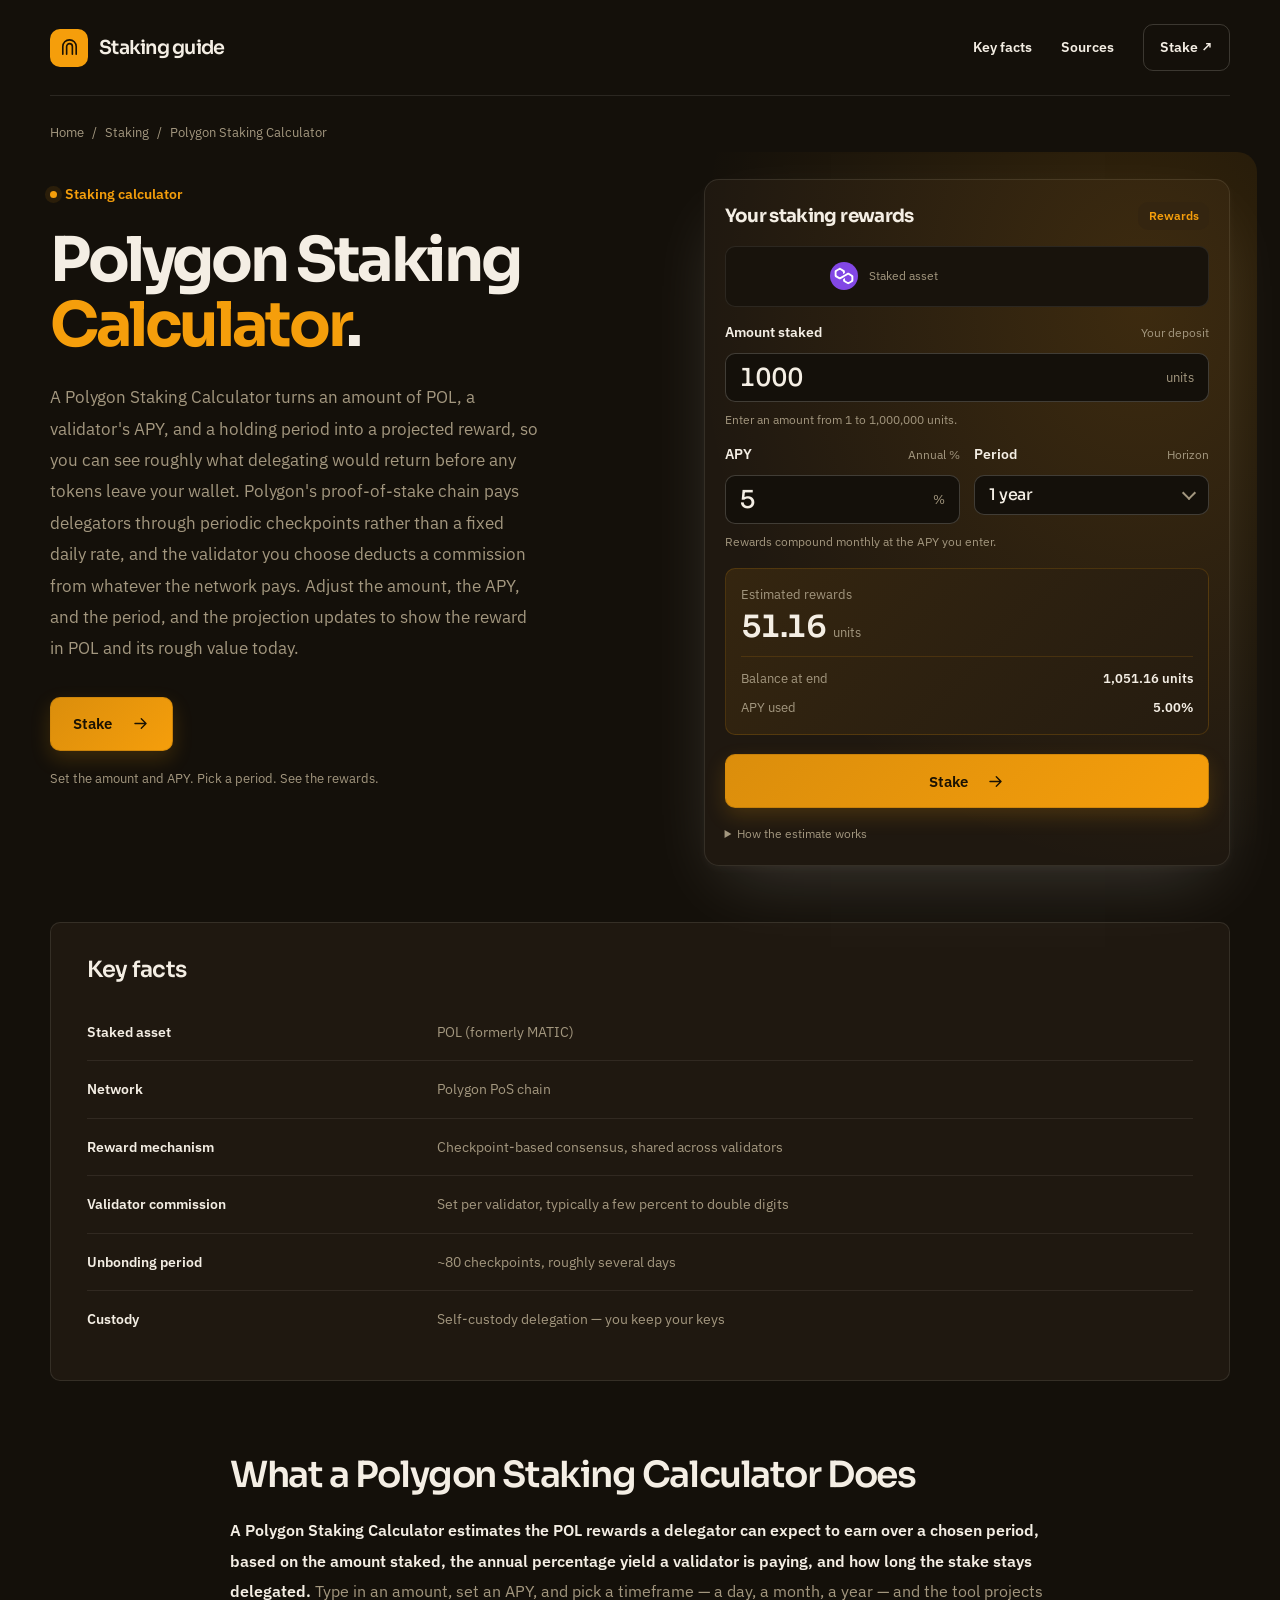
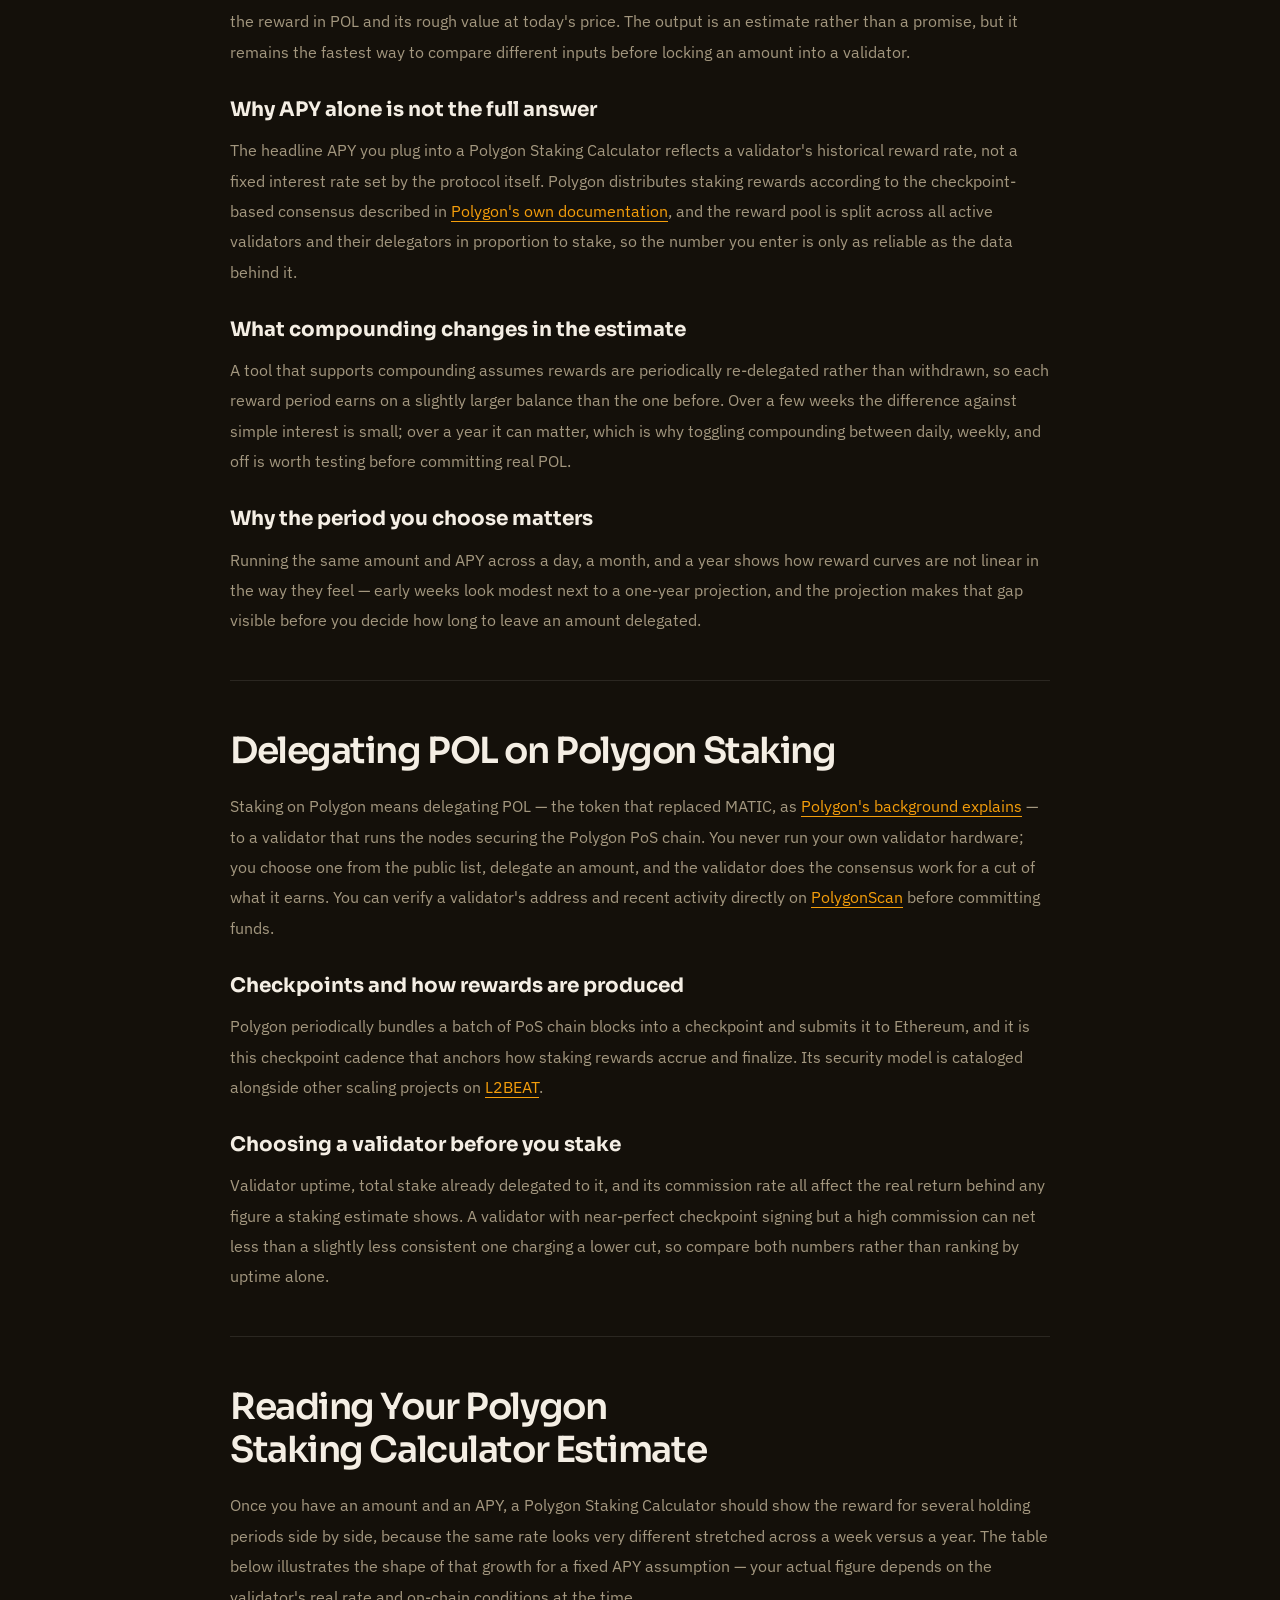
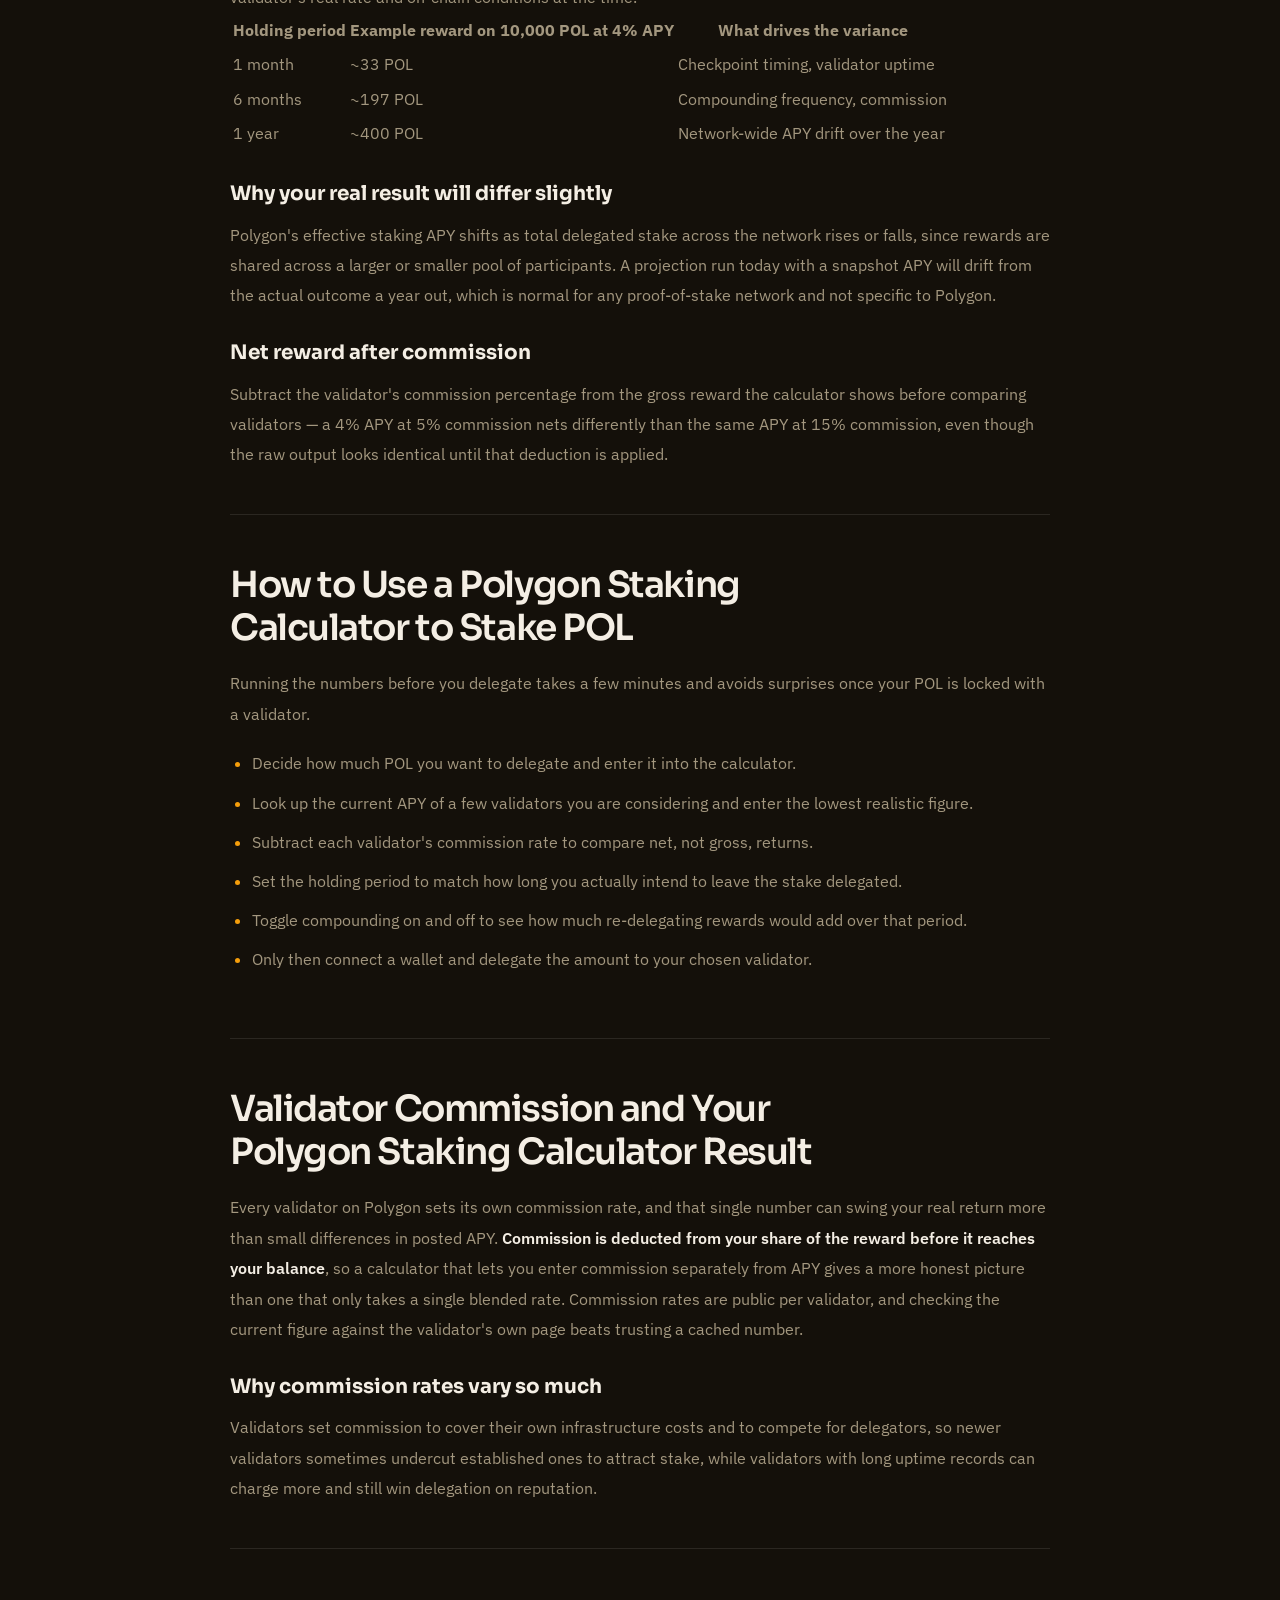
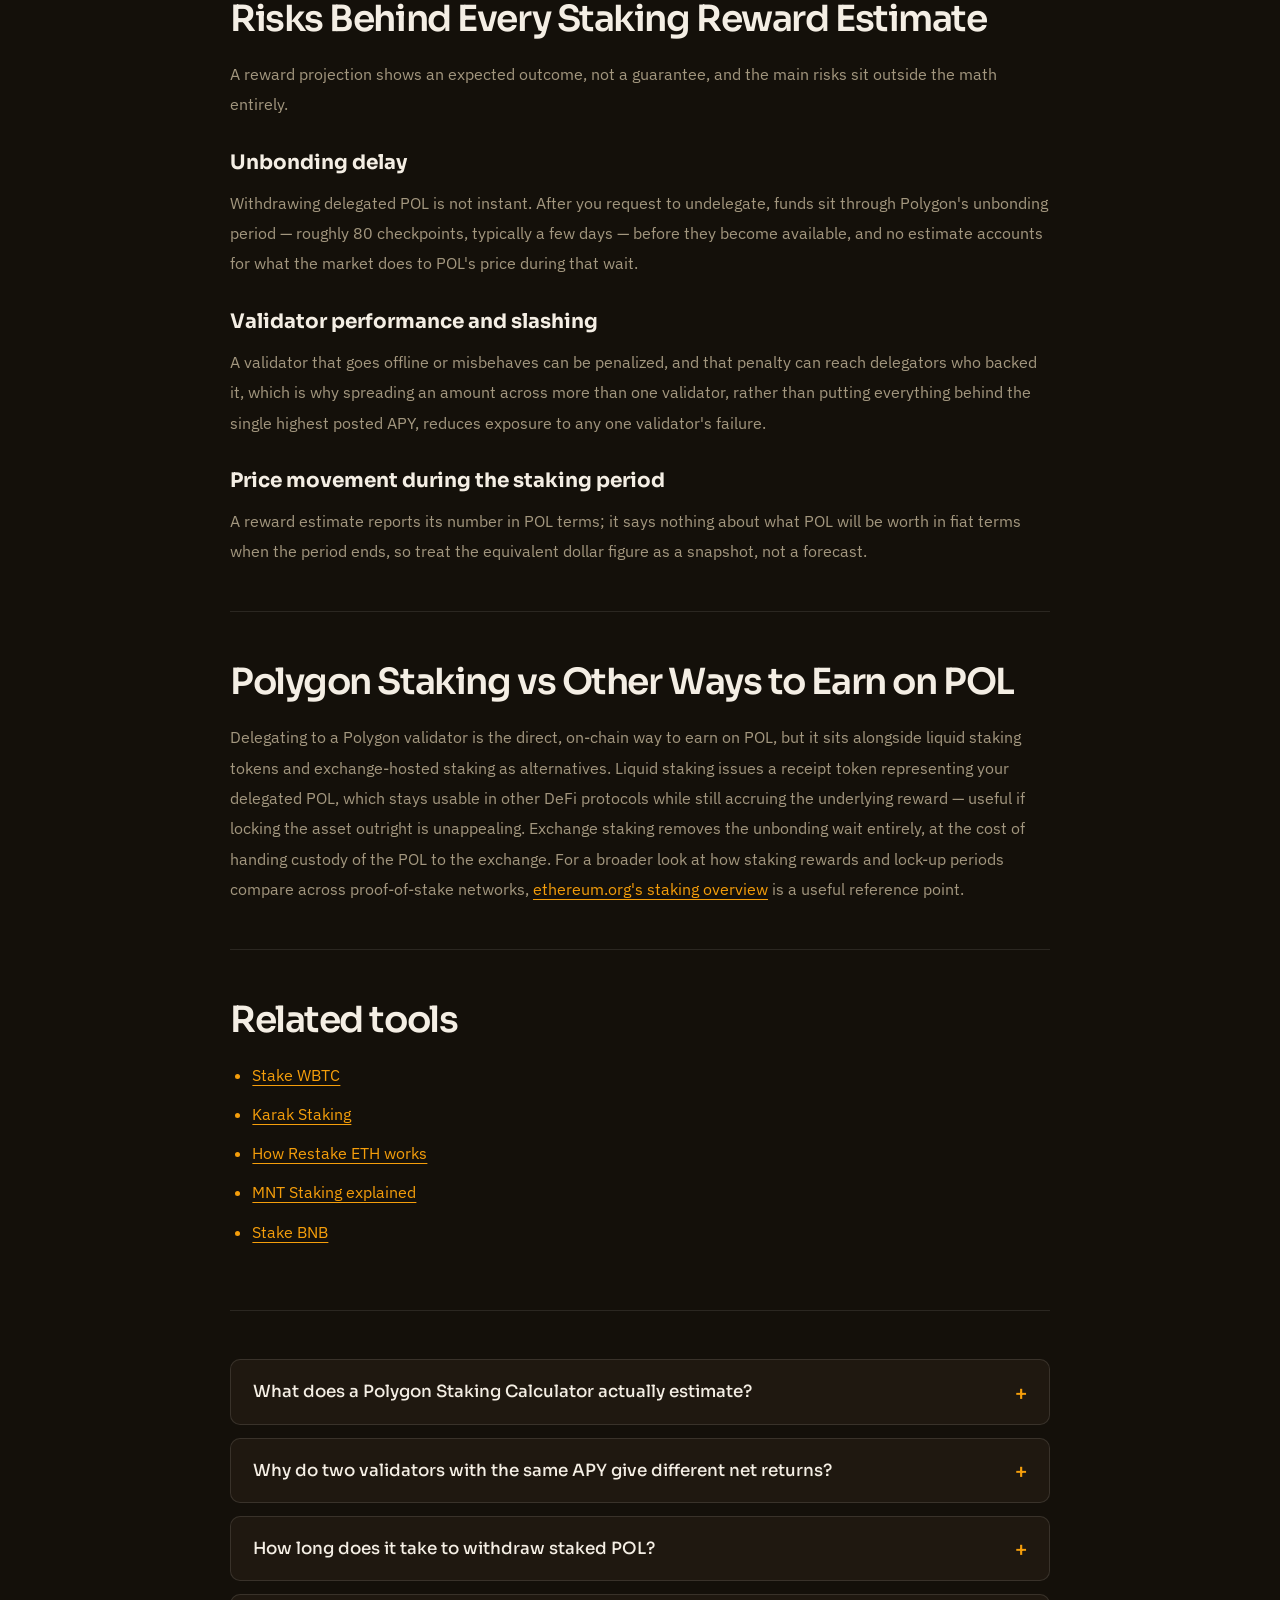
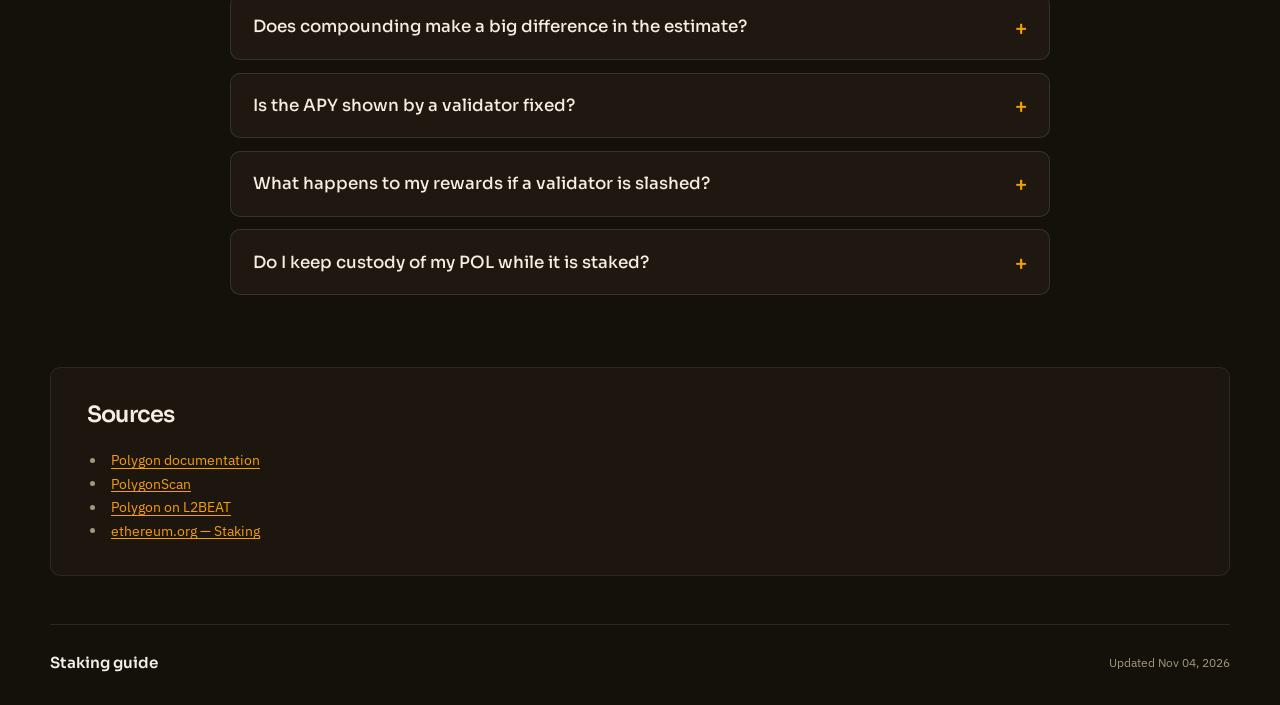
<file: index.html>
<!doctype html>
<html lang="en">
<head>
  <meta charset="utf-8">
  <meta name="viewport" content="width=device-width, initial-scale=1">
  <title>Polygon Staking Calculator — Estimate POL Staking Rewards</title>
  <meta name="description" content="Use a Polygon Staking Calculator to estimate POL rewards from amount, APY and holding period. See how validator commission, checkpoints and compounding change your result before you delegate.">
  <link rel="canonical" href="https://polygon-staking-calculator.github.io/">
  <meta property="og:type" content="website">
  <meta property="og:title" content="Polygon Staking Calculator">
  <meta property="og:description" content="Use a Polygon Staking Calculator to estimate POL rewards from amount, APY and holding period. See how validator commission, checkpoints and compounding change your result before you delegate.">
  <meta property="og:url" content="https://polygon-staking-calculator.github.io/">
  <meta property="og:image" content="https://polygon-staking-calculator.github.io/og.png">
  <meta name="twitter:card" content="summary_large_image">
  <meta name="twitter:title" content="Polygon Staking Calculator">
  <meta name="twitter:description" content="Use a Polygon Staking Calculator to estimate POL rewards from amount, APY and holding period. See how validator commission, checkpoints and compounding change your result before you delegate.">
  <meta name="twitter:image" content="https://polygon-staking-calculator.github.io/og.png">
<link rel="preconnect" href="https://fonts.googleapis.com"><link rel="preconnect" href="https://fonts.gstatic.com" crossorigin><link rel="stylesheet" href="https://fonts.googleapis.com/css2?family=IBM+Plex+Sans:wght@400;500;600;700&family=Sora:wght@500;600;700&display=swap">
<script type="application/ld+json">{"@context": "https://schema.org", "@graph": [{"@type": "WebSite", "@id": "https://polygon-staking-calculator.github.io/#website", "url": "https://polygon-staking-calculator.github.io/", "name": "Polygon Staking Calculator — Estimate POL Staking Rewards"}, {"@type": "WebPage", "@id": "https://polygon-staking-calculator.github.io/#webpage", "url": "https://polygon-staking-calculator.github.io/", "name": "Polygon Staking Calculator — Estimate POL Staking Rewards", "isPartOf": {"@id": "https://polygon-staking-calculator.github.io/#website"}, "description": "Use a Polygon Staking Calculator to estimate POL rewards from amount, APY and holding period. See how validator commission, checkpoints and compounding change your result before you delegate.", "datePublished": "2026-11-04", "dateModified": "2026-11-04"}, {"@type": "SoftwareApplication", "name": "Polygon Staking Calculator", "applicationCategory": "FinanceApplication", "operatingSystem": "Web", "offers": {"@type": "Offer", "price": "0", "priceCurrency": "USD"}}, {"@type": "BreadcrumbList", "itemListElement": [{"@type": "ListItem", "position": 1, "name": "Home", "item": "https://polygon-staking-calculator.github.io/"}, {"@type": "ListItem", "position": 2, "name": "Staking"}, {"@type": "ListItem", "position": 3, "name": "Polygon Staking Calculator"}]}, {"@type": "FAQPage", "mainEntity": [{"@type": "Question", "name": "What does a Polygon Staking Calculator actually estimate?", "acceptedAnswer": {"@type": "Answer", "text": "It projects the POL reward a delegated amount could earn over a chosen period, based on the amount, a validator's APY, and whether rewards compound. It is an estimate built from current conditions, not a guaranteed return."}}, {"@type": "Question", "name": "Why do two validators with the same APY give different net returns?", "acceptedAnswer": {"@type": "Answer", "text": "Commission. Each validator deducts its own commission rate from the gross reward before it reaches delegators, so the same posted APY nets less behind a higher commission and more behind a lower one."}}, {"@type": "Question", "name": "How long does it take to withdraw staked POL?", "acceptedAnswer": {"@type": "Answer", "text": "Polygon enforces an unbonding period of roughly 80 checkpoints, typically a few days, between requesting an undelegation and the POL becoming available in your wallet."}}, {"@type": "Question", "name": "Does compounding make a big difference in the estimate?", "acceptedAnswer": {"@type": "Answer", "text": "Over short periods the difference is small, but over a year re-delegating rewards instead of withdrawing them compounds into a noticeably larger total, which is why a good calculator lets you toggle it on and off."}}, {"@type": "Question", "name": "Is the APY shown by a validator fixed?", "acceptedAnswer": {"@type": "Answer", "text": "No. It reflects recent performance and shifts as total stake delegated across the network changes, so a figure entered today will drift from the actual outcome over a longer holding period."}}, {"@type": "Question", "name": "What happens to my rewards if a validator is slashed?", "acceptedAnswer": {"@type": "Answer", "text": "Delegators share exposure to a validator's penalties, which is why spreading an amount across more than one validator rather than chasing the single highest posted APY reduces that risk."}}, {"@type": "Question", "name": "Do I keep custody of my POL while it is staked?", "acceptedAnswer": {"@type": "Answer", "text": "Yes. Delegating is a self-custody action recorded on-chain — your POL remains tied to your address and your keys, not transferred to the validator or any third party."}}]}]}</script>
  <style>
    :root{--bg:#14100A;--surface:#1F1810;--text:#F4EEE4;--muted:#A3977F;--accent:#F59E0B;--accent-ink:#1A1203;--radius:10px;--display:"Sora";--body:"IBM Plex Sans"}
    *{box-sizing:border-box}
    html{scroll-behavior:smooth;scroll-padding-top:2rem}
    body{margin:0;background:var(--bg);color:var(--text);font:400 1rem/1.7 var(--body);-webkit-font-smoothing:antialiased}
    a{color:var(--accent);text-underline-offset:.22em}
    a:hover{text-decoration-thickness:2px}
    :focus-visible{outline:3px solid var(--accent);outline-offset:5px}
    ::selection{background:var(--accent);color:var(--accent-ink)}
    h1,h2,h3,p{margin:0}
    h1,h2,h3{font-family:var(--display);text-wrap:balance}
    svg{display:block;flex-shrink:0}
    img{max-width:100%;height:auto}
    .c0c28c3{width:min(1180px,calc(100% - 64px));margin-inline:auto}
    .cf8e87e{position:absolute;top:1rem;left:1rem;z-index:10;transform:translateY(-200%);padding:.7rem 1rem;background:var(--surface);border-radius:var(--radius)}
    .cf8e87e:focus{transform:translateY(0)}
    .c67ac28{min-height:96px;display:flex;align-items:center;justify-content:space-between;gap:2rem;border-bottom:1px solid color-mix(in srgb,var(--text) 10%,transparent)}
    .ce045fb{display:inline-flex;align-items:center;gap:.7rem;color:var(--text);font:600 1.2rem/1 var(--display);letter-spacing:-.04em;text-decoration:none}
    .ce6e63f{display:grid;place-items:center;width:38px;height:38px;background:var(--accent);color:var(--accent-ink);border-radius:var(--radius)}
    .ce2c524{display:flex;align-items:center;gap:1.8rem}
    .ce2c524>a{font-size:.88rem;font-weight:600;color:var(--text);text-decoration:none}
    .ce2c524>a:hover{color:var(--accent)}
    .ce2c524 .c063469{padding:.65rem 1rem;border:1px solid color-mix(in srgb,var(--text) 18%,transparent);border-radius:var(--radius)}
    .cacc9e1{padding-top:1.6rem;font-size:.8rem;color:var(--muted)}
    .cce0ecb{display:flex;flex-wrap:wrap;align-items:center;gap:.5rem;color:var(--muted)}
    ol.cce0ecb,ul.cce0ecb,.cce0ecb ol,.cce0ecb ul{list-style:none;padding:0;margin:0;display:flex;flex-wrap:wrap;gap:.5rem}
    .cce0ecb a{color:var(--muted);text-decoration:none}
    .cce0ecb a:hover{color:var(--accent)}
    .cce0ecb [aria-current]{color:var(--text)}
    .cbcc21c{position:relative;display:grid;grid-template-columns:minmax(0,1.12fr) minmax(0,1fr);align-items:start;gap:clamp(1.75rem,5vw,4rem);padding-block:2.25rem 3.5rem}
    .c9460f8{display:inline-flex;align-items:center;gap:.5rem;margin-bottom:1.35rem;color:var(--accent);font-size:.86rem;font-weight:600}
    .c9460f8::before{content:"";width:7px;height:7px;border-radius:50%;background:var(--accent);box-shadow:0 0 0 5px color-mix(in srgb,var(--accent) 10%,transparent)}
    h1{font-size:clamp(2.5rem,4.8vw,4.7rem);line-height:1.06;letter-spacing:-.055em;overflow-wrap:anywhere}
    h1 em{color:var(--accent);font-style:normal}
    .cae4ef3{margin-top:1.5rem;max-width:49ch;font-size:1.06rem;line-height:1.85;color:var(--muted)}
    .cac356f{display:inline-flex;justify-content:center;align-items:center;gap:1.15rem;min-height:54px;padding:.9rem 1.4rem;border:1px solid color-mix(in srgb,var(--accent-ink) 12%,transparent);border-radius:var(--radius);background:linear-gradient(135deg,color-mix(in srgb,var(--accent) 88%,var(--surface)),var(--accent));box-shadow:0 8px 20px color-mix(in srgb,var(--accent) 18%,transparent);color:var(--accent-ink);font:600 .95rem/1.4 var(--body);text-decoration:none;transition:transform .2s,box-shadow .2s}
    .cac356f:hover{transform:translateY(-2px);box-shadow:0 12px 26px color-mix(in srgb,var(--accent) 26%,transparent)}
    .c4b01b7>.cac356f{margin-top:2rem}
    .cfddbd6{margin-top:1.1rem;color:var(--muted);font-size:.8rem}
    .c844770{position:relative;isolation:isolate;min-width:0;padding:1.25rem;background:var(--surface);border:1px solid color-mix(in srgb,var(--text) 10%,transparent);border-radius:calc(var(--radius) * 1.5);box-shadow:0 28px 70px -20px color-mix(in srgb,var(--text) 19%,transparent),0 3px 10px color-mix(in srgb,var(--text) 4%,transparent)}
    .c844770::before{content:"";position:absolute;inset:-28px;z-index:-1;pointer-events:none;background:radial-gradient(ellipse at 80% 20%,color-mix(in srgb,var(--accent) 14%,transparent),transparent 68%);border-radius:calc(var(--radius) * 2)}
    .c7b6450{display:flex;justify-content:space-between;align-items:center;gap:1rem;margin-bottom:.9rem}
    .c7b6450 h2{font-size:1.15rem;letter-spacing:-.035em}
    .c3ff909{padding:.25rem .65rem;border-radius:var(--radius);background:color-mix(in srgb,var(--accent) 10%,var(--surface));color:var(--accent);font-size:.72rem;font-weight:600}
    .c4c87c6{display:grid;grid-template-columns:minmax(0,1fr) 38px minmax(0,1fr);align-items:center;gap:.6rem;padding:.65rem .8rem;border:1px solid color-mix(in srgb,var(--text) 9%,transparent);border-radius:var(--radius);background:color-mix(in srgb,var(--bg) 65%,var(--surface))}
    .cbce503{min-width:0;display:flex;align-items:center;gap:.7rem}
    .cbce503:last-child{justify-content:flex-end}
    .c7f0776{font-size:.76rem;color:var(--muted)}
    .cac0ba6{min-width:0;display:flex;align-items:center;justify-content:center;max-width:100px;min-height:38px;overflow-wrap:anywhere}
    .cac0ba6 img,.cac0ba6 svg{max-width:100%;max-height:38px;object-fit:contain}
    .route-arrow{display:grid;place-items:center;width:34px;height:34px;border:1px solid color-mix(in srgb,var(--text) 10%,transparent);border-radius:50%;color:var(--accent);background:var(--surface)}
    .cff25bb{margin-top:.9rem}
    .c4d65b3{display:flex;align-items:baseline;justify-content:space-between;gap:1rem;margin-bottom:.55rem}
    .c4d65b3 label{font-size:.85rem;font-weight:600}
    .ceeb208{font-size:.74rem;color:var(--muted)}
    .cc53d29{display:flex;align-items:center;gap:.8rem;padding:.55rem .85rem;border:1px solid color-mix(in srgb,var(--text) 20%,transparent);border-radius:var(--radius);background:var(--bg);transition:border-color .2s,box-shadow .2s}
    .cc53d29:focus-within{border-color:var(--accent);box-shadow:0 0 0 3px color-mix(in srgb,var(--accent) 12%,transparent)}
    .cc53d29:has([aria-invalid="true"]){border-color:var(--accent)}
    .cc53d29 input{width:100%;min-width:0;padding:0;border:0;outline:none;background:var(--bg);color:var(--text);font:500 1.55rem/1.2 var(--display);letter-spacing:-.04em;font-variant-numeric:tabular-nums}
    .cc53d29 input::placeholder{color:var(--muted)}
    .cc53d29>span{font-size:.8rem;color:var(--muted)}
    .c66070b{min-height:1.4em;margin-top:.5rem;font-size:.73rem;color:var(--muted)}
    .c50eddb{display:grid;grid-template-columns:1fr 1fr;gap:.9rem;margin-top:.8rem}
    .c50eddb .cff25bb{margin-top:0}
    .c98801e{position:relative}
    .c98801e::after{content:"";position:absolute;right:.95rem;top:50%;width:.5rem;height:.5rem;border-right:2px solid var(--muted);border-bottom:2px solid var(--muted);transform:translateY(-70%) rotate(45deg);pointer-events:none}
    .c1caef8{width:100%;padding:.55rem 2rem .55rem .85rem;border:1px solid color-mix(in srgb,var(--text) 20%,transparent);border-radius:var(--radius);background:var(--bg);color:var(--text);font:500 1rem/1.3 var(--display);letter-spacing:-.02em;appearance:none;-webkit-appearance:none;cursor:pointer}
    .c1caef8:focus-visible{border-color:var(--accent);outline:none;box-shadow:0 0 0 3px color-mix(in srgb,var(--accent) 12%,transparent)}
    .c7fd9eb{margin-top:1rem;padding:.95rem;border:1px solid color-mix(in srgb,var(--accent) 17%,transparent);border-radius:var(--radius);background:linear-gradient(135deg,color-mix(in srgb,var(--accent) 10%,var(--surface)),color-mix(in srgb,var(--accent) 3%,var(--surface)))}
    .c99d015{font-size:.8rem;color:var(--muted)}
    .c45ea5d{display:flex;align-items:baseline;flex-wrap:wrap;gap:.5rem;margin:.2rem 0 .7rem}
    .c45ea5d output{font:600 clamp(1.5rem,2.4vw,2.05rem)/1.15 var(--display);letter-spacing:-.05em;font-variant-numeric:tabular-nums;overflow-wrap:anywhere}
    .c45ea5d span{font-size:.8rem;color:var(--muted)}
    .ca509c7{display:grid;gap:.4rem;margin:0;padding-top:.7rem;border-top:1px solid color-mix(in srgb,var(--accent) 14%,transparent);font-size:.82rem}
    .ca509c7>div{display:flex;justify-content:space-between;gap:1rem}
    .ca509c7 dt{color:var(--muted)}
    .ca509c7 dd{margin:0;font-weight:600;text-align:right;font-variant-numeric:tabular-nums}
    .c844770>.cac356f{width:100%;margin-top:1.2rem}
    .c684caf{margin-top:1rem;font-size:.75rem;color:var(--muted)}
    .c684caf summary{cursor:pointer;width:fit-content;text-underline-offset:.2em}
    .c684caf summary:hover{color:var(--accent)}
    .c684caf p{margin-top:.55rem;line-height:1.7}
    .cea923f{padding:2rem 2.25rem;border:1px solid color-mix(in srgb,var(--text) 10%,transparent);border-radius:var(--radius);background:var(--surface)}
    .c1f67fe{font:600 1.4rem/1.3 var(--display);letter-spacing:-.035em;margin-bottom:1.25rem}
    .c3226fa{overflow-x:auto}
    .cfdc5d1{width:100%;border-collapse:collapse;text-align:left;font-size:.9rem}
    .cfdc5d1 caption{text-align:left;margin-bottom:1rem;color:var(--muted)}
    .cfdc5d1 th,.cfdc5d1 td{padding:1rem 1.2rem;border-bottom:1px solid color-mix(in srgb,var(--text) 8%,transparent);vertical-align:top}
    .cfdc5d1 th:first-child,.cfdc5d1 td:first-child{padding-left:0}
    .cfdc5d1 th:last-child,.cfdc5d1 td:last-child{padding-right:0}
    .cfdc5d1 th{font-weight:600;color:var(--text)}
    .cfdc5d1 td{color:var(--muted)}
    .cfdc5d1 tbody tr:last-child>*{border-bottom:0}
    .cfdc5d1 thead{background:color-mix(in srgb,var(--accent) 5%,var(--surface))}
    .cc1d058{max-width:820px;margin:4.5rem auto}
    .ca5a733{margin-block:0 3rem;padding-bottom:2.75rem;border-bottom:1px solid color-mix(in srgb,var(--text) 10%,transparent)}
    .c1021c4{margin:0 0 1.2rem;font:600 clamp(1.65rem,3vw,2.25rem)/1.2 var(--display);letter-spacing:-.04em}
    .c1064a6{color:var(--muted);line-height:1.9;overflow-wrap:anywhere}
    .c1064a6 p+p{margin-top:1.1rem}
    .c1064a6 h3{margin:1.8rem 0 .7rem;font-size:1.25rem;line-height:1.4;color:var(--text)}
    .c1064a6 strong{color:var(--text);font-weight:600}
    .c1064a6 ul,.c1064a6 ol{padding-left:1.4rem;margin-block:1.2rem}
    .c1064a6 li+li{margin-top:.55rem}
    .c1064a6 li::marker{color:var(--accent)}
    .c1064a6 blockquote{margin:1.5rem 0;padding:1rem 1.4rem;border-left:3px solid var(--accent);border-radius:0 var(--radius) var(--radius) 0;background:color-mix(in srgb,var(--accent) 6%,var(--surface));color:var(--text)}
    .c1d4557{margin-block:.8rem;border:1px solid color-mix(in srgb,var(--text) 12%,transparent);border-radius:var(--radius);background:var(--surface);overflow:hidden}
    .c4db6a8{position:relative;cursor:pointer;padding:1.2rem 3.3rem 1.2rem 1.35rem;list-style:none;font:500 1.05rem/1.5 var(--display);color:var(--text)}
    .c4db6a8::-webkit-details-marker{display:none}
    .c4db6a8::after{content:"+";position:absolute;right:1.35rem;top:1.15rem;color:var(--accent);font-size:1.3rem}
    .c1d4557[open]>.c4db6a8::after{content:"−"}
    .c1d4557[open]{border-color:color-mix(in srgb,var(--accent) 35%,transparent)}
    .c4db6a8:focus-visible{outline-offset:-5px;border-radius:var(--radius)}
    .c270edd{padding:0 1.35rem 1.35rem;color:var(--muted);font-size:.95rem;line-height:1.85;overflow-wrap:anywhere}
    .c270edd p+p{margin-top:.8rem}
    .cca3695{padding:2rem 2.25rem;border-radius:var(--radius);background:color-mix(in srgb,var(--surface) 75%,var(--bg));border:1px solid color-mix(in srgb,var(--text) 8%,transparent)}
    .c8eff2d{margin:0;padding-left:1.2rem;color:var(--muted);font-size:.86rem}
    .c4abe8a{padding:.35rem 0 .35rem .3rem;overflow-wrap:anywhere}
    .c4abe8a::marker{color:var(--muted)}
    .c4abe8a a{color:var(--text);text-decoration-color:color-mix(in srgb,var(--accent) 45%,transparent)}
    .c4abe8a a:hover{color:var(--accent)}
    .ca8d5b8{display:flex;justify-content:space-between;align-items:center;flex-wrap:wrap;gap:1rem;margin-top:3rem;padding-block:1.7rem 2rem;border-top:1px solid color-mix(in srgb,var(--text) 10%,transparent);color:var(--muted);font-size:.78rem}
    .c019d96{font:600 .95rem/1.4 var(--display);color:var(--text)}
    @media(min-width:1400px){.cbcc21c{padding-block:2.75rem 4rem}}
    @media(max-width:900px){.cbcc21c{gap:2rem;grid-template-columns:minmax(0,1fr) minmax(0,1fr)}.c844770{padding:1.25rem}.c4c87c6{padding:.8rem}.cbce503{flex-direction:column;gap:.25rem}.cbce503:last-child{flex-direction:column-reverse}h1{font-size:clamp(2.5rem,5.5vw,4rem)}}
    @media(max-width:720px){.c0c28c3{width:calc(100% - 40px)}.c67ac28{min-height:78px;gap:1rem}.ce2c524{gap:1rem}.ce2c524>.ccc520a{display:none}.cbcc21c{grid-template-columns:minmax(0,1fr);padding-block:2.75rem 3rem;gap:2.5rem}.c4b01b7{max-width:560px}h1{font-size:clamp(2.6rem,9vw,4rem)}.cae4ef3{font-size:1rem}.c844770{width:100%;max-width:520px;justify-self:center;padding:1.5rem}.cbce503,.cbce503:last-child{flex-direction:row}.cea923f,.cca3695{padding:1.5rem}.cc1d058{margin-block:3rem}.cfdc5d1 th,.cfdc5d1 td{padding:.85rem .75rem}.ca5a733{margin-bottom:2rem;padding-bottom:2rem}.ca8d5b8{margin-top:2rem}}
    @media(max-width:380px){.c0c28c3{width:calc(100% - 28px)}.c844770{padding:1rem}.ce045fb{font-size:1.05rem}.ce2c524 .c063469{padding:.55rem .7rem}.cbce503,.cbce503:last-child{flex-direction:column}.cbce503:last-child{flex-direction:column-reverse}.cea923f,.cca3695{padding:1.1rem}.ca509c7{font-size:.76rem}}
    @media(prefers-reduced-motion:reduce){html{scroll-behavior:auto}*,*::before,*::after{transition:none!important}}
  </style>
</head>
<body>
  <a class="cf8e87e" href="#content">Skip to content</a>
  <div class="c0c28c3">
    <nav class="c67ac28" aria-label="Primary navigation">
      <a class="ce045fb" href="#" aria-label="Staking guide home">
        <span class="ce6e63f" aria-hidden="true"><svg width="23" height="23" viewBox="0 0 24 24" fill="none"><path d="M5 19V11a7 7 0 0 1 14 0v8M9 19v-8a3 3 0 0 1 6 0v8" stroke="var(--accent-ink)" stroke-width="1.7" stroke-linecap="round"/></svg></span>
        Staking guide
      </a>
      <div class="ce2c524">
        <a class="ccc520a" href="#key-facts">Key facts</a>
        <a class="ccc520a" href="#sources">Sources</a>
        <a class="c063469" href="dashboard/">Stake <span aria-hidden="true">↗</span></a>
      </div>
    </nav>
    <div class="cacc9e1"><nav class="cce0ecb" aria-label="Breadcrumb"><a href="dashboard/">Home</a> <span>/</span> <span>Staking</span> <span>/</span> <span>Polygon Staking Calculator</span></nav></div>
    <section class="cbcc21c" aria-labelledby="hero-heading">
      <div class="c4b01b7">
        <span class="c9460f8">Staking calculator</span>
        <h1 id="hero-heading">Polygon Staking <em>Calculator</em>.</h1>
        <p class="cae4ef3">A Polygon Staking Calculator turns an amount of POL, a validator's APY, and a holding period into a projected reward, so you can see roughly what delegating would return before any tokens leave your wallet. Polygon's proof-of-stake chain pays delegators through periodic checkpoints rather than a fixed daily rate, and the validator you choose deducts a commission from whatever the network pays. Adjust the amount, the APY, and the period, and the projection updates to show the reward in POL and its rough value today.</p>
        <a class="cac356f" href="dashboard/">Stake <svg aria-hidden="true" width="19" height="19" viewBox="0 0 24 24" fill="none"><path d="M5 12h14m-6-6 6 6-6 6" stroke="var(--accent-ink)" stroke-width="1.7" stroke-linecap="round" stroke-linejoin="round"/></svg></a>
        <p class="cfddbd6">Set the amount and APY. Pick a period. See the rewards.</p>
      </div>
      <aside class="c844770" aria-labelledby="calculator-heading">
        <div class="c7b6450">
          <h2 id="calculator-heading">Your staking rewards</h2>
          <span class="c3ff909">Rewards</span>
        </div>
        <div class="c4c87c6" aria-label="Staked asset">
          <div class="cbce503"><span class="cac0ba6"><img src="assets/tokens/polygon.svg" alt="Polygon" width="28" height="28"></span><span class="c7f0776">Staked asset</span></div>
        </div>
        <div class="cff25bb">
          <div class="c4d65b3"><label for="amount">Amount staked</label><span class="ceeb208">Your deposit</span></div>
          <div class="cc53d29"><input id="amount" type="text" inputmode="decimal" value="1000" autocomplete="off" spellcheck="false" maxlength="24" aria-describedby="amount-help" aria-invalid="false"><span>units</span></div>
          <p id="amount-help" class="c66070b">Enter an amount from 1 to 1,000,000 units.</p>
        </div>
        <div class="c50eddb">
          <div class="cff25bb">
            <div class="c4d65b3"><label for="apy">APY</label><span class="ceeb208">Annual %</span></div>
            <div class="cc53d29"><input id="apy" type="text" inputmode="decimal" value="5" autocomplete="off" spellcheck="false" maxlength="6" aria-describedby="apy-help" aria-invalid="false"><span>%</span></div>
          </div>
          <div class="cff25bb">
            <div class="c4d65b3"><label for="period">Period</label><span class="ceeb208">Horizon</span></div>
            <div class="c98801e"><select id="period" class="c1caef8"><option value="0.0833">1 month</option><option value="0.5">6 months</option><option value="1" selected>1 year</option><option value="3">3 years</option></select></div>
          </div>
        </div>
        <p id="apy-help" class="c66070b">Rewards compound monthly at the APY you enter.</p>
        <div class="c7fd9eb" aria-live="polite" aria-atomic="true">
          <p class="c99d015">Estimated rewards</p>
          <div class="c45ea5d"><output id="received" for="amount">51.16</output><span>units</span></div>
          <dl class="ca509c7">
            <div><dt>Balance at end</dt><dd><output id="total" for="amount">1,051.16</output> units</dd></div>
            <div><dt>APY used</dt><dd><output id="apyout" for="amount">5.00%</output></dd></div>
          </dl>
        </div>
        <a class="cac356f" href="dashboard/">Stake <svg aria-hidden="true" width="19" height="19" viewBox="0 0 24 24" fill="none"><path d="M5 12h14m-6-6 6 6-6 6" stroke="var(--accent-ink)" stroke-width="1.7" stroke-linecap="round" stroke-linejoin="round"/></svg></a>
        <details class="c684caf">
          <summary>How the estimate works</summary>
          <p>Rewards compound monthly: the balance at the end equals the amount staked times (1 + APY/12) raised to the number of months in the period, and the estimated rewards are that balance minus your deposit. The APY you enter is the annual rate; actual rates vary with the network and validator.</p>
        </details>
        <noscript><p class="c66070b">Enable JavaScript to calculate a different amount.</p></noscript>
      </aside>
    </section>
    <section id="key-facts" class="cea923f" aria-labelledby="facts-heading">
      <h2 id="facts-heading" class="c1f67fe">Key facts</h2>
      <div class="c3226fa"><table class="cfdc5d1"><tbody><tr><th scope="row">Staked asset</th><td>POL (formerly MATIC)</td></tr>
<tr><th scope="row">Network</th><td>Polygon PoS chain</td></tr>
<tr><th scope="row">Reward mechanism</th><td>Checkpoint-based consensus, shared across validators</td></tr>
<tr><th scope="row">Validator commission</th><td>Set per validator, typically a few percent to double digits</td></tr>
<tr><th scope="row">Unbonding period</th><td>~80 checkpoints, roughly several days</td></tr>
<tr><th scope="row">Custody</th><td>Self-custody delegation — you keep your keys</td></tr></tbody></table></div>
    </section>
    <main id="content" class="cc1d058">
      <section class="ca5a733"><h2 class="c1021c4">What a Polygon Staking Calculator Does</h2><div class="c1064a6"><strong>A Polygon Staking Calculator estimates the POL rewards a delegator can expect to earn over a chosen period, based on the amount staked, the annual percentage yield a validator is paying, and how long the stake stays delegated.</strong> Type in an amount, set an APY, and pick a timeframe — a day, a month, a year — and the tool projects the reward in POL and its rough value at today's price. The output is an estimate rather than a promise, but it remains the fastest way to compare different inputs before locking an amount into a validator.<h3>Why APY alone is not the full answer</h3>The headline APY you plug into a Polygon Staking Calculator reflects a validator's historical reward rate, not a fixed interest rate set by the protocol itself. Polygon distributes staking rewards according to the checkpoint-based consensus described in <a href="https://docs.polygon.technology/" rel="nofollow noopener" target="_blank">Polygon's own documentation</a>, and the reward pool is split across all active validators and their delegators in proportion to stake, so the number you enter is only as reliable as the data behind it.<h3>What compounding changes in the estimate</h3>A tool that supports compounding assumes rewards are periodically re-delegated rather than withdrawn, so each reward period earns on a slightly larger balance than the one before. Over a few weeks the difference against simple interest is small; over a year it can matter, which is why toggling compounding between daily, weekly, and off is worth testing before committing real POL.<h3>Why the period you choose matters</h3>Running the same amount and APY across a day, a month, and a year shows how reward curves are not linear in the way they feel — early weeks look modest next to a one-year projection, and the projection makes that gap visible before you decide how long to leave an amount delegated.</div></section>
<section class="ca5a733"><h2 class="c1021c4">Delegating POL on Polygon Staking</h2><div class="c1064a6">Staking on Polygon means delegating POL — the token that replaced MATIC, as <a href="https://en.wikipedia.org/wiki/Polygon_(blockchain)" rel="nofollow noopener" target="_blank">Polygon's background explains</a> — to a validator that runs the nodes securing the Polygon PoS chain. You never run your own validator hardware; you choose one from the public list, delegate an amount, and the validator does the consensus work for a cut of what it earns. You can verify a validator's address and recent activity directly on <a href="https://polygonscan.com/" rel="nofollow noopener" target="_blank">PolygonScan</a> before committing funds.<h3>Checkpoints and how rewards are produced</h3>Polygon periodically bundles a batch of PoS chain blocks into a checkpoint and submits it to Ethereum, and it is this checkpoint cadence that anchors how staking rewards accrue and finalize. Its security model is cataloged alongside other scaling projects on <a href="https://l2beat.com/scaling/projects/polygon" rel="nofollow noopener" target="_blank">L2BEAT</a>.<h3>Choosing a validator before you stake</h3>Validator uptime, total stake already delegated to it, and its commission rate all affect the real return behind any figure a staking estimate shows. A validator with near-perfect checkpoint signing but a high commission can net less than a slightly less consistent one charging a lower cut, so compare both numbers rather than ranking by uptime alone.</div></section>
<section class="ca5a733"><h2 class="c1021c4">Reading Your Polygon Staking Calculator Estimate</h2><div class="c1064a6">Once you have an amount and an APY, a Polygon Staking Calculator should show the reward for several holding periods side by side, because the same rate looks very different stretched across a week versus a year. The table below illustrates the shape of that growth for a fixed APY assumption — your actual figure depends on the validator's real rate and on-chain conditions at the time.<table><thead><tr><th>Holding period</th><th>Example reward on 10,000 POL at 4% APY</th><th>What drives the variance</th></tr></thead><tbody><tr><td>1 month</td><td>~33 POL</td><td>Checkpoint timing, validator uptime</td></tr><tr><td>6 months</td><td>~197 POL</td><td>Compounding frequency, commission</td></tr><tr><td>1 year</td><td>~400 POL</td><td>Network-wide APY drift over the year</td></tr></tbody></table><h3>Why your real result will differ slightly</h3>Polygon's effective staking APY shifts as total delegated stake across the network rises or falls, since rewards are shared across a larger or smaller pool of participants. A projection run today with a snapshot APY will drift from the actual outcome a year out, which is normal for any proof-of-stake network and not specific to Polygon.<h3>Net reward after commission</h3>Subtract the validator's commission percentage from the gross reward the calculator shows before comparing validators — a 4% APY at 5% commission nets differently than the same APY at 15% commission, even though the raw output looks identical until that deduction is applied.</div></section>
<section class="ca5a733"><h2 class="c1021c4">How to Use a Polygon Staking Calculator to Stake POL</h2><div class="c1064a6">Running the numbers before you delegate takes a few minutes and avoids surprises once your POL is locked with a validator.<ul><li>Decide how much POL you want to delegate and enter it into the calculator.</li><li>Look up the current APY of a few validators you are considering and enter the lowest realistic figure.</li><li>Subtract each validator's commission rate to compare net, not gross, returns.</li><li>Set the holding period to match how long you actually intend to leave the stake delegated.</li><li>Toggle compounding on and off to see how much re-delegating rewards would add over that period.</li><li>Only then connect a wallet and delegate the amount to your chosen validator.</li></ul></div></section>
<section class="ca5a733"><h2 class="c1021c4">Validator Commission and Your Polygon Staking Calculator Result</h2><div class="c1064a6">Every validator on Polygon sets its own commission rate, and that single number can swing your real return more than small differences in posted APY. <strong>Commission is deducted from your share of the reward before it reaches your balance</strong>, so a calculator that lets you enter commission separately from APY gives a more honest picture than one that only takes a single blended rate. Commission rates are public per validator, and checking the current figure against the validator's own page beats trusting a cached number.<h3>Why commission rates vary so much</h3>Validators set commission to cover their own infrastructure costs and to compete for delegators, so newer validators sometimes undercut established ones to attract stake, while validators with long uptime records can charge more and still win delegation on reputation.</div></section>
<section class="ca5a733"><h2 class="c1021c4">Risks Behind Every Staking Reward Estimate</h2><div class="c1064a6">A reward projection shows an expected outcome, not a guarantee, and the main risks sit outside the math entirely.<h3>Unbonding delay</h3>Withdrawing delegated POL is not instant. After you request to undelegate, funds sit through Polygon's unbonding period — roughly 80 checkpoints, typically a few days — before they become available, and no estimate accounts for what the market does to POL's price during that wait.<h3>Validator performance and slashing</h3>A validator that goes offline or misbehaves can be penalized, and that penalty can reach delegators who backed it, which is why spreading an amount across more than one validator, rather than putting everything behind the single highest posted APY, reduces exposure to any one validator's failure.<h3>Price movement during the staking period</h3>A reward estimate reports its number in POL terms; it says nothing about what POL will be worth in fiat terms when the period ends, so treat the equivalent dollar figure as a snapshot, not a forecast.</div></section>
<section class="ca5a733"><h2 class="c1021c4">Polygon Staking vs Other Ways to Earn on POL</h2><div class="c1064a6">Delegating to a Polygon validator is the direct, on-chain way to earn on POL, but it sits alongside liquid staking tokens and exchange-hosted staking as alternatives. Liquid staking issues a receipt token representing your delegated POL, which stays usable in other DeFi protocols while still accruing the underlying reward — useful if locking the asset outright is unappealing. Exchange staking removes the unbonding wait entirely, at the cost of handing custody of the POL to the exchange. For a broader look at how staking rewards and lock-up periods compare across proof-of-stake networks, <a href="https://ethereum.org/en/staking/" rel="nofollow noopener" target="_blank">ethereum.org's staking overview</a> is a useful reference point.</div></section><section class="ca5a733 cffab48" id="related"><h2 class="c1021c4">Related tools</h2><div class="c1064a6"><ul><li><a href="https://stake-wbtc.github.io/">Stake WBTC</a></li><li><a href="https://karak-staking.github.io/">Karak Staking</a></li><li><a href="https://restake-eth.github.io/">How Restake ETH works</a></li><li><a href="https://mnt-staking.github.io/">MNT Staking explained</a></li><li><a href="https://stake-bnb.github.io/">Stake BNB</a></li></ul></div></section>
      <details class="c1d4557"><summary class="c4db6a8">What does a Polygon Staking Calculator actually estimate?</summary><div class="c270edd">It projects the POL reward a delegated amount could earn over a chosen period, based on the amount, a validator's APY, and whether rewards compound. It is an estimate built from current conditions, not a guaranteed return.</div></details>
<details class="c1d4557"><summary class="c4db6a8">Why do two validators with the same APY give different net returns?</summary><div class="c270edd">Commission. Each validator deducts its own commission rate from the gross reward before it reaches delegators, so the same posted APY nets less behind a higher commission and more behind a lower one.</div></details>
<details class="c1d4557"><summary class="c4db6a8">How long does it take to withdraw staked POL?</summary><div class="c270edd">Polygon enforces an unbonding period of roughly 80 checkpoints, typically a few days, between requesting an undelegation and the POL becoming available in your wallet.</div></details>
<details class="c1d4557"><summary class="c4db6a8">Does compounding make a big difference in the estimate?</summary><div class="c270edd">Over short periods the difference is small, but over a year re-delegating rewards instead of withdrawing them compounds into a noticeably larger total, which is why a good calculator lets you toggle it on and off.</div></details>
<details class="c1d4557"><summary class="c4db6a8">Is the APY shown by a validator fixed?</summary><div class="c270edd">No. It reflects recent performance and shifts as total stake delegated across the network changes, so a figure entered today will drift from the actual outcome over a longer holding period.</div></details>
<details class="c1d4557"><summary class="c4db6a8">What happens to my rewards if a validator is slashed?</summary><div class="c270edd">Delegators share exposure to a validator's penalties, which is why spreading an amount across more than one validator rather than chasing the single highest posted APY reduces that risk.</div></details>
<details class="c1d4557"><summary class="c4db6a8">Do I keep custody of my POL while it is staked?</summary><div class="c270edd">Yes. Delegating is a self-custody action recorded on-chain — your POL remains tied to your address and your keys, not transferred to the validator or any third party.</div></details>
    </main>
    <section id="sources" class="cca3695" aria-labelledby="sources-heading">
      <h2 id="sources-heading" class="c1f67fe">Sources</h2>
      <ul class="c8eff2d"><li><a class="c4abe8a" href="https://docs.polygon.technology/" rel="nofollow noopener" target="_blank">Polygon documentation</a></li>
<li><a class="c4abe8a" href="https://polygonscan.com/" rel="nofollow noopener" target="_blank">PolygonScan</a></li>
<li><a class="c4abe8a" href="https://l2beat.com/scaling/projects/polygon" rel="nofollow noopener" target="_blank">Polygon on L2BEAT</a></li>
<li><a class="c4abe8a" href="https://ethereum.org/en/staking/" rel="nofollow noopener" target="_blank">ethereum.org — Staking</a></li></ul>
    </section>
    <footer class="ca8d5b8">
      <span class="c019d96">Staking guide</span>
      <div>Updated Nov 04, 2026</div>
    </footer>
  </div>
  <script>
    (() => {
      const amount = document.getElementById('amount');
      const apy = document.getElementById('apy');
      const period = document.getElementById('period');
      const help = document.getElementById('amount-help');
      const received = document.getElementById('received');
      const total = document.getElementById('total');
      const apyout = document.getElementById('apyout');
      const format = new Intl.NumberFormat('en-US', { minimumFractionDigits: 2, maximumFractionDigits: 2 });
      let pending;
      function num(el, min, max) {
        const raw = el.value.trim();
        const ok = /^(?:\d+(?:[.,]\d{1,4})?|[.,]\d{1,4})$/.test(raw);
        const v = ok ? Number(raw.replace(',', '.')) : NaN;
        return (Number.isFinite(v) && v >= min && v <= max) ? v : NaN;
      }
      function calculate() {
        const value = num(amount, 1, 1000000);
        const rate = num(apy, 0, 1000);
        amount.setAttribute('aria-invalid', String(Number.isNaN(value)));
        apy.setAttribute('aria-invalid', String(Number.isNaN(rate)));
        if (Number.isNaN(value) || Number.isNaN(rate)) {
          received.textContent = '—';
          total.textContent = '—';
          apyout.textContent = '—';
          help.textContent = 'Enter an amount (1–1,000,000) and an APY (0–1,000%).';
          return;
        }
        const years = Number(period.value) || 1;
        const months = Math.max(1, Math.round(years * 12));
        const monthly = rate / 100 / 12;
        const endBalance = value * Math.pow(1 + monthly, months);
        received.textContent = format.format(endBalance - value);
        total.textContent = format.format(endBalance);
        apyout.textContent = format.format(rate) + '%';
        help.textContent = 'Enter an amount from 1 to 1,000,000 units.';
      }
      amount.addEventListener('input', () => { clearTimeout(pending); pending = setTimeout(calculate, 180); });
      apy.addEventListener('input', () => { clearTimeout(pending); pending = setTimeout(calculate, 180); });
      amount.addEventListener('blur', () => { clearTimeout(pending); calculate(); });
      apy.addEventListener('blur', () => { clearTimeout(pending); calculate(); });
      period.addEventListener('change', calculate);
      calculate();
    })();
  </script>
</body>
</html>
</file>
